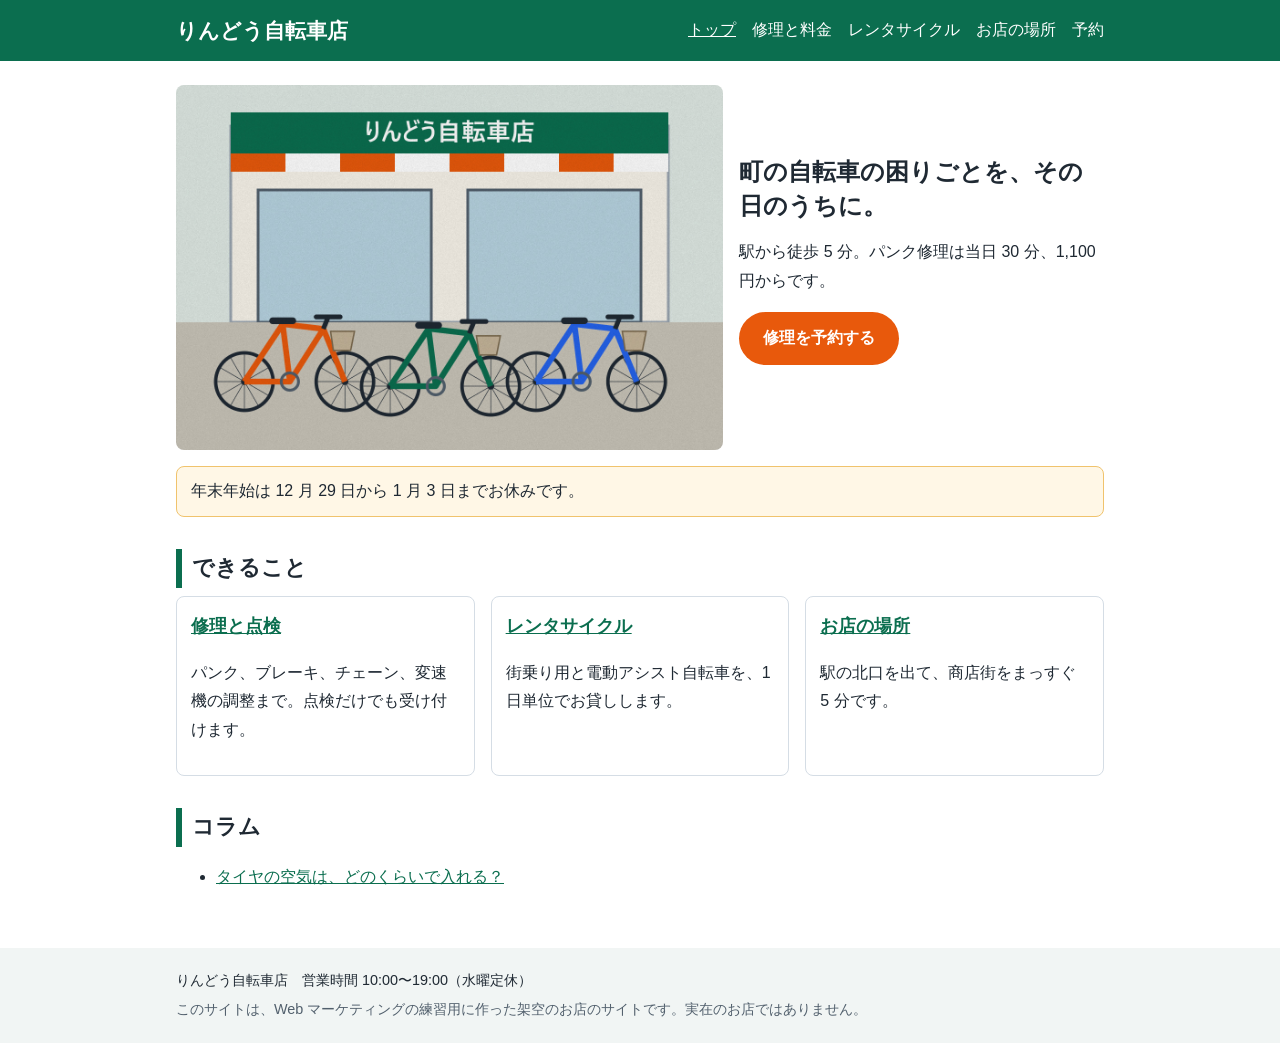
<file: index.html>
<!DOCTYPE html>
<html lang="ja">
<head>
<meta charset="UTF-8">
<meta name="viewport" content="width=device-width, initial-scale=1">
<title>ホーム</title>
<link rel="stylesheet" href="css/style.css">
<link rel="icon" href="favicon.png">
</head>
<body>
<header class="site-header">
<div class="inner">
<a class="logo" href="index.html">りんどう自転車店</a>
<nav>
<ul>
<li><a href="index.html" aria-current="page">トップ</a></li>
<li><a href="service.html">修理と料金</a></li>
<li><a href="rental.html">レンタサイクル</a></li>
<li><a href="access.html">お店の場所</a></li>
<li><a href="reserve.html">予約</a></li>
</ul>
</nav>
</div>
</header>
<main class="inner">
<section class="hero">
<img src="images/hero.jpg" loading="lazy">
<div class="hero-text">
<h1 class="lead">町の自転車の困りごとを、その日のうちに。</h1>
<p>駅から徒歩 5 分。パンク修理は当日 30 分、1,100 円からです。</p>
<p><a class="btn" href="reserve.html">修理を予約する</a></p>
</div>
</section>
<p class="notice">年末年始は 12 月 29 日から 1 月 3 日までお休みです。</p>
<section>
<h2>できること</h2>
<div class="cards">
<div class="card">
<h3><a href="service.html">修理と点検</a></h3>
<p>パンク、ブレーキ、チェーン、変速機の調整まで。点検だけでも受け付けます。</p>
</div>
<div class="card">
<h3><a href="rental.html">レンタサイクル</a></h3>
<p>街乗り用と電動アシスト自転車を、1 日単位でお貸しします。</p>
</div>
<div class="card">
<h3><a href="access.html">お店の場所</a></h3>
<p>駅の北口を出て、商店街をまっすぐ 5 分です。</p>
</div>
</div>
</section>
<section>
<h2>コラム</h2>
<ul class="list">
<li><a href="column-tire.html">タイヤの空気は、どのくらいで入れる？</a></li>
</ul>
</section>
</main>
<footer class="site-footer">
<div class="inner">
<p>りんどう自転車店　営業時間 10:00〜19:00（水曜定休）</p>
<p class="practice">このサイトは、Web マーケティングの練習用に作った架空のお店のサイトです。実在のお店ではありません。</p>
</div>
</footer>
</body>
</html>
</file>
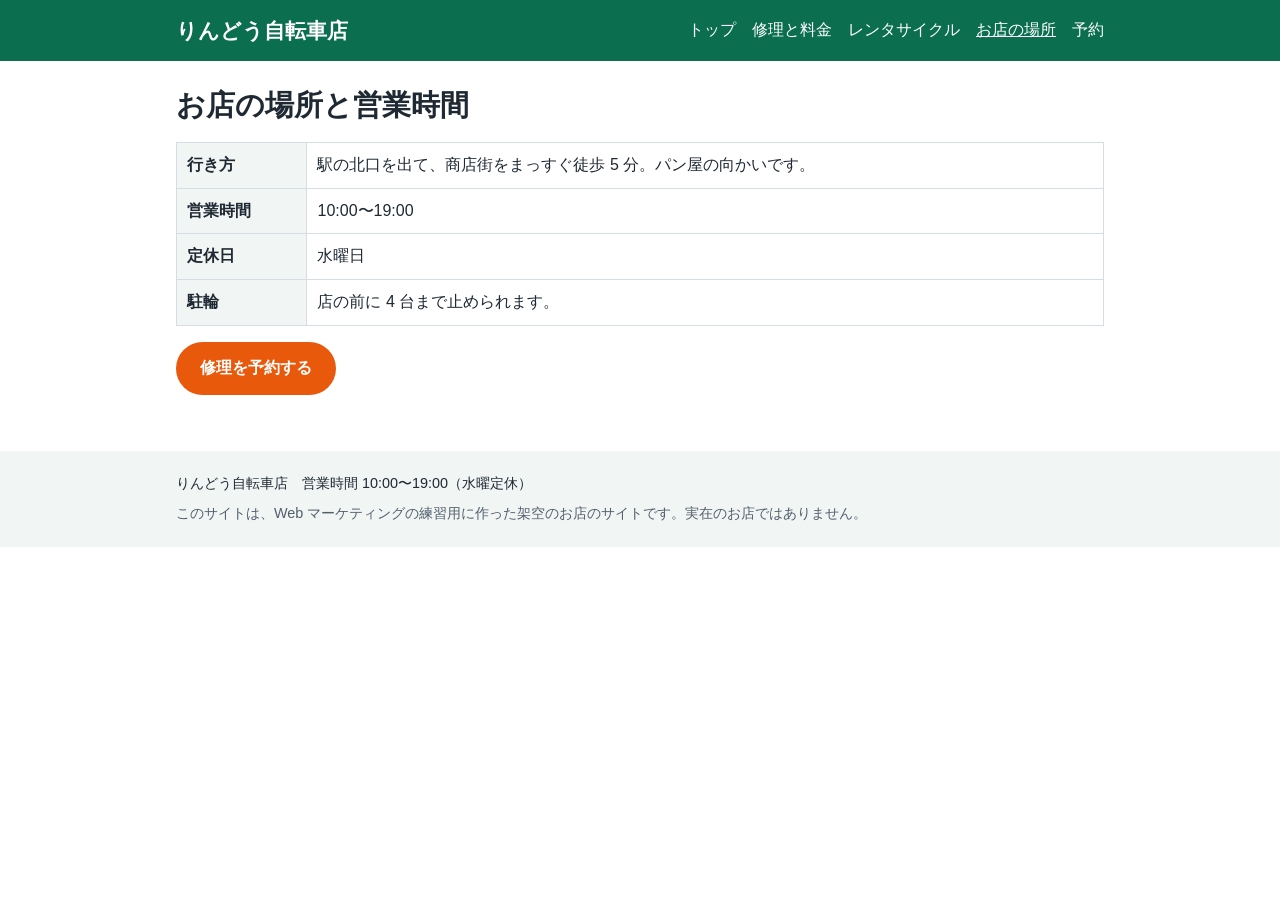
<file: access.html>
<!DOCTYPE html>
<html lang="ja">
<head>
<meta charset="UTF-8">
<meta name="viewport" content="width=device-width, initial-scale=1">
<title>お店の場所と営業時間｜りんどう自転車店</title>
<meta name="description" content="りんどう自転車店は、駅の北口から商店街をまっすぐ徒歩 5 分。営業時間は 10:00〜19:00、水曜定休です。">
<link rel="stylesheet" href="css/style.css">
<link rel="icon" href="favicon.png">
</head>
<body>
<header class="site-header">
<div class="inner">
<a class="logo" href="index.html">りんどう自転車店</a>
<nav>
<ul>
<li><a href="index.html">トップ</a></li>
<li><a href="service.html">修理と料金</a></li>
<li><a href="rental.html">レンタサイクル</a></li>
<li><a href="access.html" aria-current="page">お店の場所</a></li>
<li><a href="reserve.html">予約</a></li>
</ul>
</nav>
</div>
</header>
<main class="inner">
<h1 class="page-title">お店の場所と営業時間</h1>
<table>
<tr><th>行き方</th><td>駅の北口を出て、商店街をまっすぐ徒歩 5 分。パン屋の向かいです。</td></tr>
<tr><th>営業時間</th><td>10:00〜19:00</td></tr>
<tr><th>定休日</th><td>水曜日</td></tr>
<tr><th>駐輪</th><td>店の前に 4 台まで止められます。</td></tr>
</table>
<p><a class="btn" href="reserve.html">修理を予約する</a></p>
</main>
<footer class="site-footer">
<div class="inner">
<p>りんどう自転車店　営業時間 10:00〜19:00（水曜定休）</p>
<p class="practice">このサイトは、Web マーケティングの練習用に作った架空のお店のサイトです。実在のお店ではありません。</p>
</div>
</footer>
</body>
</html>
</file>
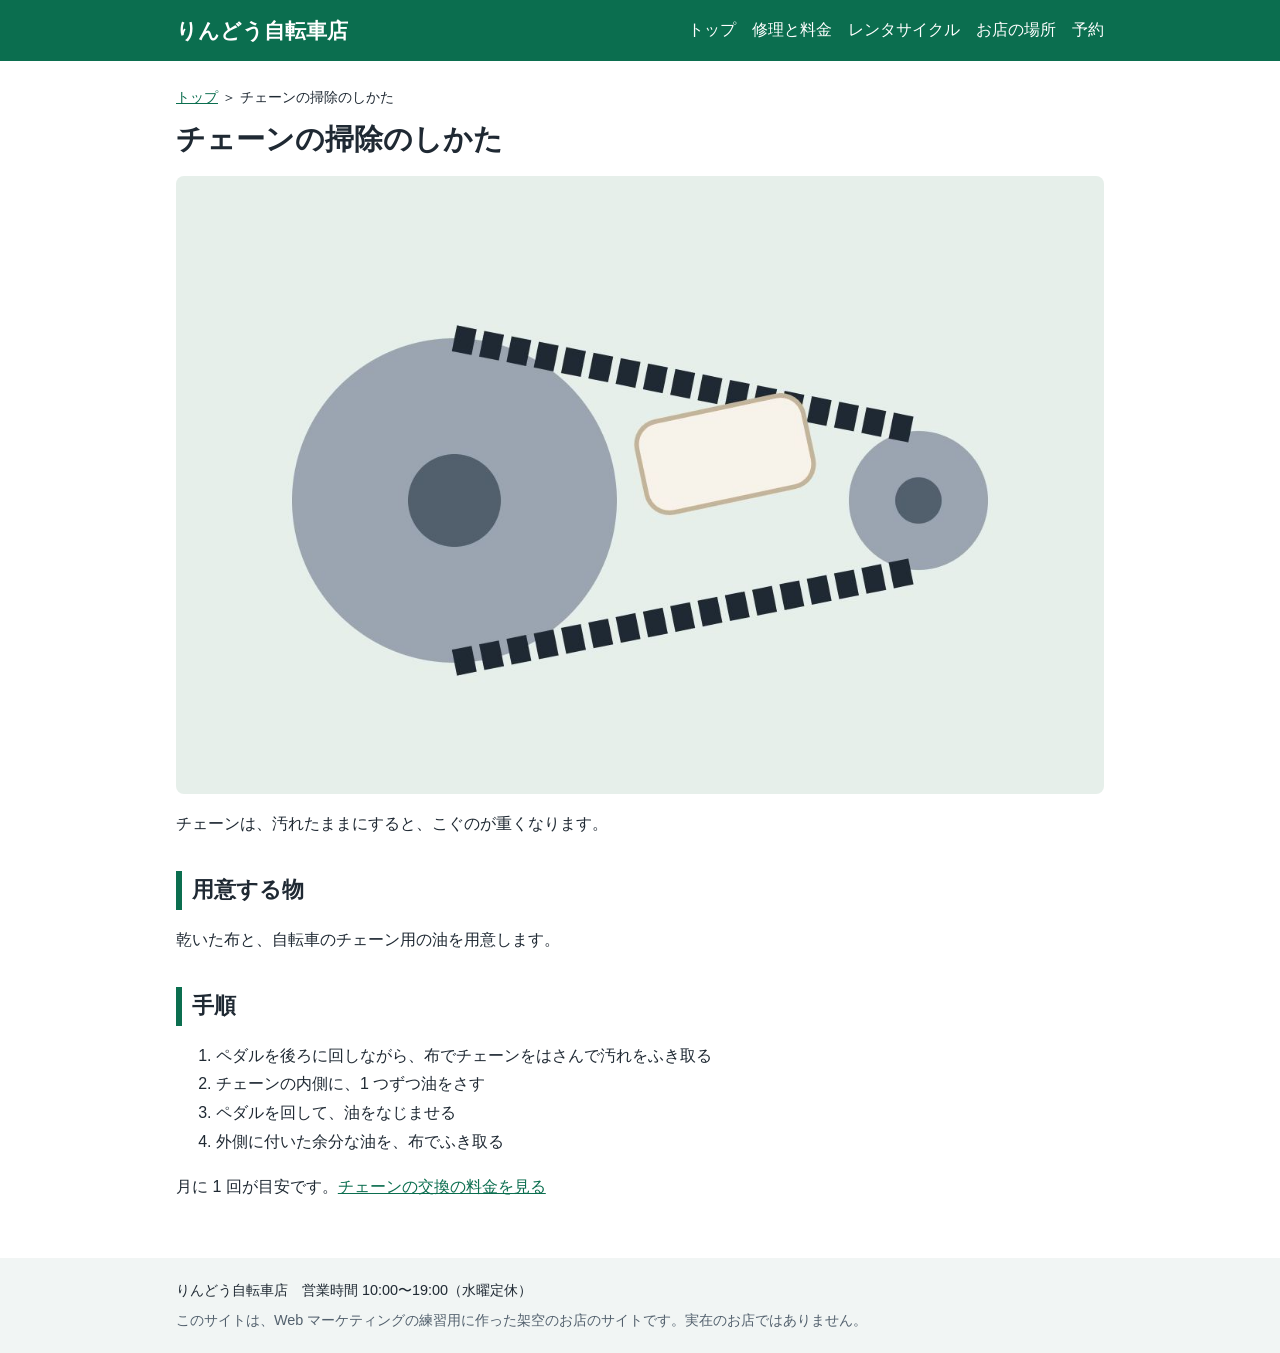
<file: column-chain.html>
<!DOCTYPE html>
<html lang="ja">
<head>
<meta charset="UTF-8">
<meta name="viewport" content="width=device-width, initial-scale=1">
<title>チェーンの掃除のしかた｜りんどう自転車店</title>
<meta name="description" content="自転車のチェーンの汚れを落として、油をさす手順です。用意する物は、布と自転車用の油だけです。">
<link rel="stylesheet" href="css/style.css">
<link rel="icon" href="favicon.png">
</head>
<body>
<header class="site-header">
<div class="inner">
<a class="logo" href="index.html">りんどう自転車店</a>
<nav>
<ul>
<li><a href="index.html">トップ</a></li>
<li><a href="service.html">修理と料金</a></li>
<li><a href="rental.html">レンタサイクル</a></li>
<li><a href="access.html">お店の場所</a></li>
<li><a href="reserve.html">予約</a></li>
</ul>
</nav>
</div>
</header>
<main class="inner">
<p class="breadcrumb"><a href="index.html">トップ</a> ＞ チェーンの掃除のしかた</p>
<h1>チェーンの掃除のしかた</h1>
<img src="images/column-chain.jpg" alt="布でチェーンの汚れをふき取っているところ" width="1200" height="800" loading="lazy">
<p>チェーンは、汚れたままにすると、こぐのが重くなります。</p>
<h2>用意する物</h2>
<p>乾いた布と、自転車のチェーン用の油を用意します。</p>
<h2>手順</h2>
<ol>
<li>ペダルを後ろに回しながら、布でチェーンをはさんで汚れをふき取る</li>
<li>チェーンの内側に、1 つずつ油をさす</li>
<li>ペダルを回して、油をなじませる</li>
<li>外側に付いた余分な油を、布でふき取る</li>
</ol>
<p>月に 1 回が目安です。<a href="service.html">チェーンの交換の料金を見る</a></p>
</main>
<footer class="site-footer">
<div class="inner">
<p>りんどう自転車店　営業時間 10:00〜19:00（水曜定休）</p>
<p class="practice">このサイトは、Web マーケティングの練習用に作った架空のお店のサイトです。実在のお店ではありません。</p>
</div>
</footer>
</body>
</html>
</file>
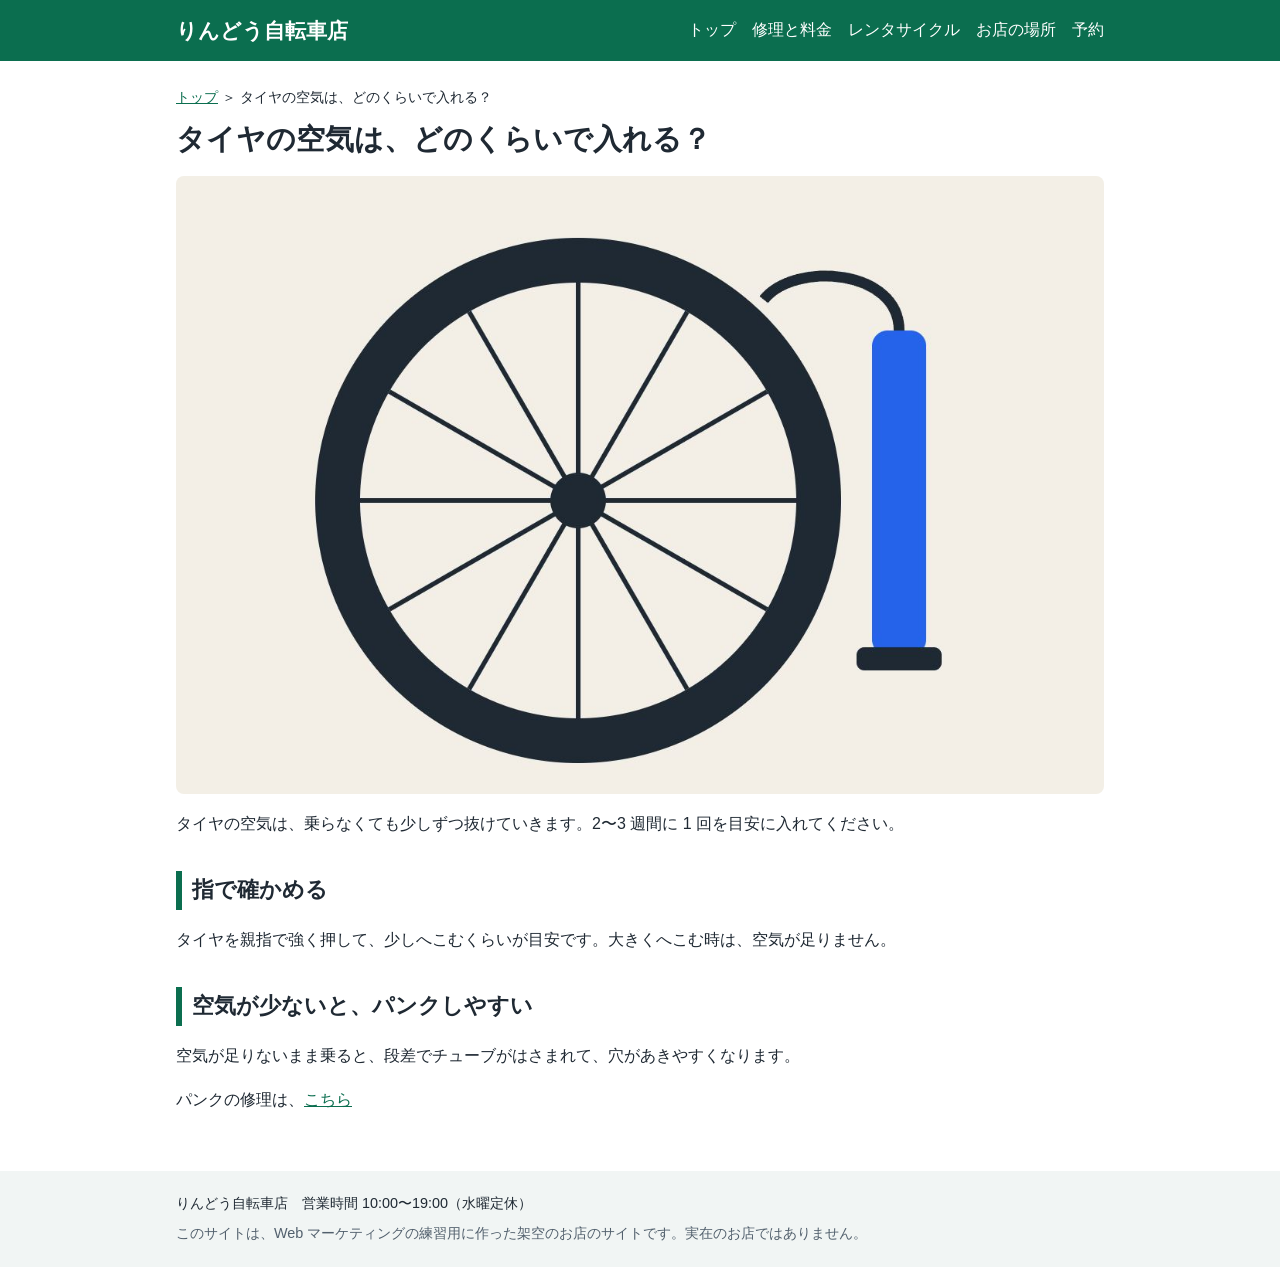
<file: column-tire.html>
<!DOCTYPE html>
<html lang="ja">
<head>
<meta charset="UTF-8">
<meta name="viewport" content="width=device-width, initial-scale=1">
<title>タイヤの空気は、どのくらいで入れる？｜りんどう自転車店</title>
<meta name="description" content="自転車のタイヤの空気は、少しずつ抜けていきます。入れる間隔の目安と、指で確かめる方法を説明します。">
<link rel="stylesheet" href="css/style.css">
<link rel="icon" href="favicon.png">
</head>
<body>
<header class="site-header">
<div class="inner">
<a class="logo" href="index.html">りんどう自転車店</a>
<nav>
<ul>
<li><a href="index.html">トップ</a></li>
<li><a href="service.html">修理と料金</a></li>
<li><a href="rental.html">レンタサイクル</a></li>
<li><a href="access.html">お店の場所</a></li>
<li><a href="reserve.html">予約</a></li>
</ul>
</nav>
</div>
</header>
<main class="inner">
<p class="breadcrumb"><a href="index.html">トップ</a> ＞ タイヤの空気は、どのくらいで入れる？</p>
<h1>タイヤの空気は、どのくらいで入れる？</h1>
<img src="images/column-tire.jpg" alt="空気入れをタイヤのバルブにつないでいるところ" width="1200" height="800" loading="lazy">
<p>タイヤの空気は、乗らなくても少しずつ抜けていきます。2〜3 週間に 1 回を目安に入れてください。</p>
<h2>指で確かめる</h2>
<p>タイヤを親指で強く押して、少しへこむくらいが目安です。大きくへこむ時は、空気が足りません。</p>
<h2>空気が少ないと、パンクしやすい</h2>
<p>空気が足りないまま乗ると、段差でチューブがはさまれて、穴があきやすくなります。</p>
<p>パンクの修理は、<a href="service.html">こちら</a></p>
</main>
<footer class="site-footer">
<div class="inner">
<p>りんどう自転車店　営業時間 10:00〜19:00（水曜定休）</p>
<p class="practice">このサイトは、Web マーケティングの練習用に作った架空のお店のサイトです。実在のお店ではありません。</p>
</div>
</footer>
</body>
</html>
</file>
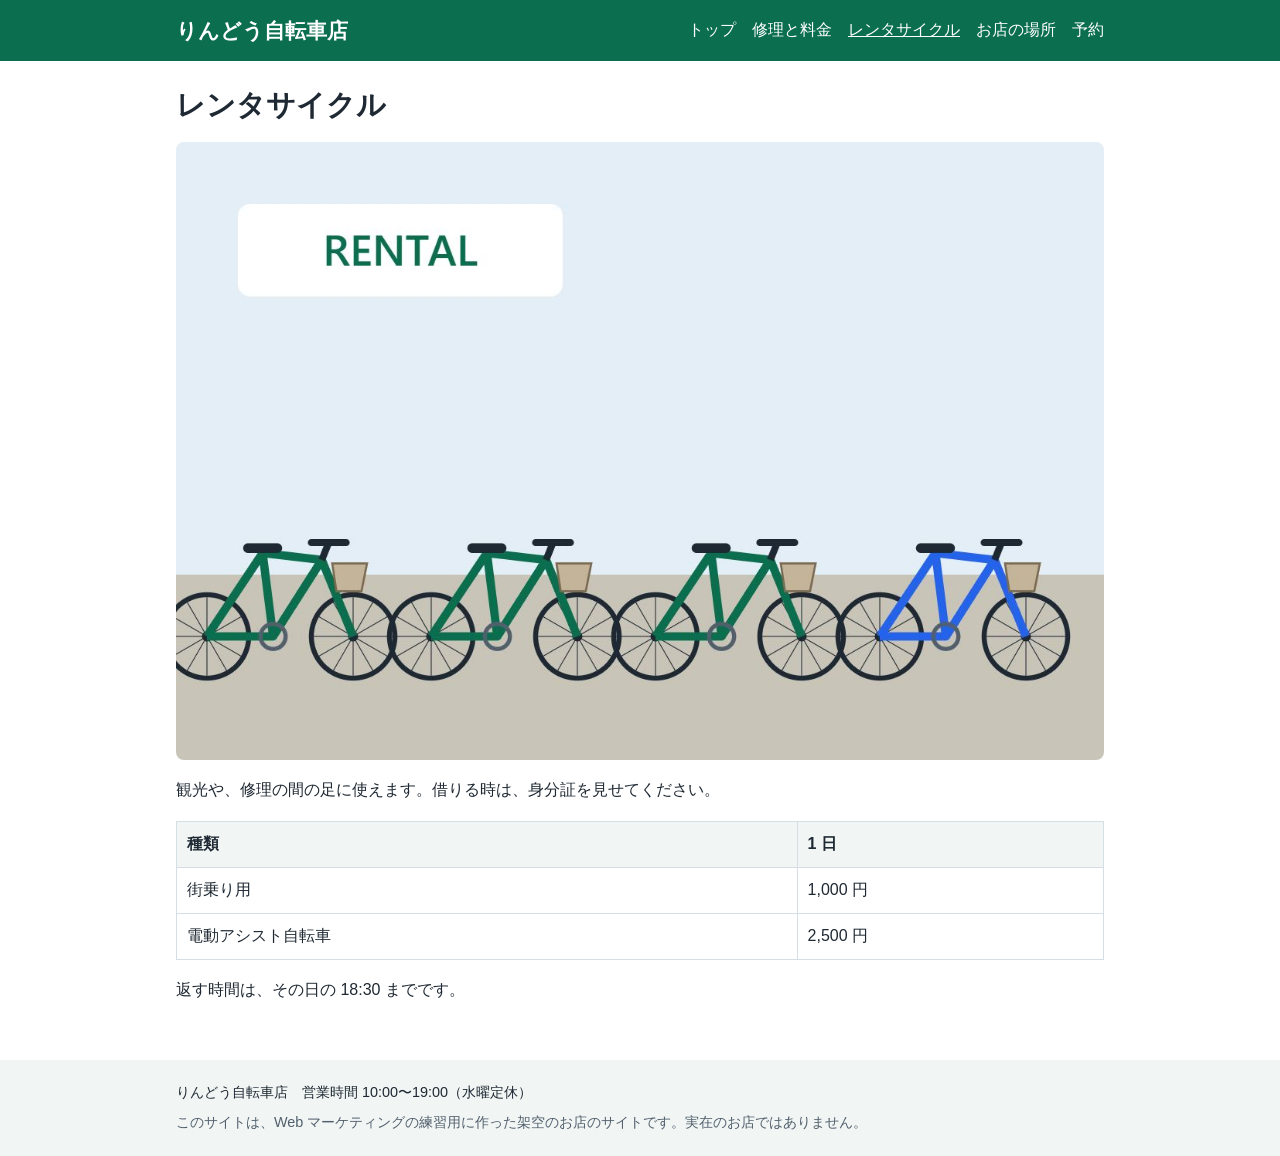
<file: rental.html>
<!DOCTYPE html>
<html lang="ja">
<head>
<meta charset="UTF-8">
<meta name="viewport" content="width=device-width, initial-scale=1">
<title>レンタサイクル｜りんどう自転車店</title>
<meta name="description" content="街乗り用の自転車と電動アシスト自転車を、1 日単位でお貸しします。">
<link rel="stylesheet" href="css/style.css">
<link rel="icon" href="favicon.png">
</head>
<body>
<header class="site-header">
<div class="inner">
<a class="logo" href="index.html">りんどう自転車店</a>
<nav>
<ul>
<li><a href="index.html">トップ</a></li>
<li><a href="service.html">修理と料金</a></li>
<li><a href="rental.html" aria-current="page">レンタサイクル</a></li>
<li><a href="access.html">お店の場所</a></li>
<li><a href="reserve.html">予約</a></li>
</ul>
</nav>
</div>
</header>
<main class="inner">
<h1 class="page-title">レンタサイクル</h1>
<img src="images/rental.jpg" alt="貸し出し用に並んだ街乗り用の自転車" width="1200" height="800" loading="lazy">
<p>観光や、修理の間の足に使えます。借りる時は、身分証を見せてください。</p>
<table>
<tr><th>種類</th><th>1 日</th></tr>
<tr><td>街乗り用</td><td>1,000 円</td></tr>
<tr><td>電動アシスト自転車</td><td>2,500 円</td></tr>
</table>
<p>返す時間は、その日の 18:30 までです。</p>
</main>
<footer class="site-footer">
<div class="inner">
<p>りんどう自転車店　営業時間 10:00〜19:00（水曜定休）</p>
<p class="practice">このサイトは、Web マーケティングの練習用に作った架空のお店のサイトです。実在のお店ではありません。</p>
</div>
</footer>
</body>
</html>
</file>
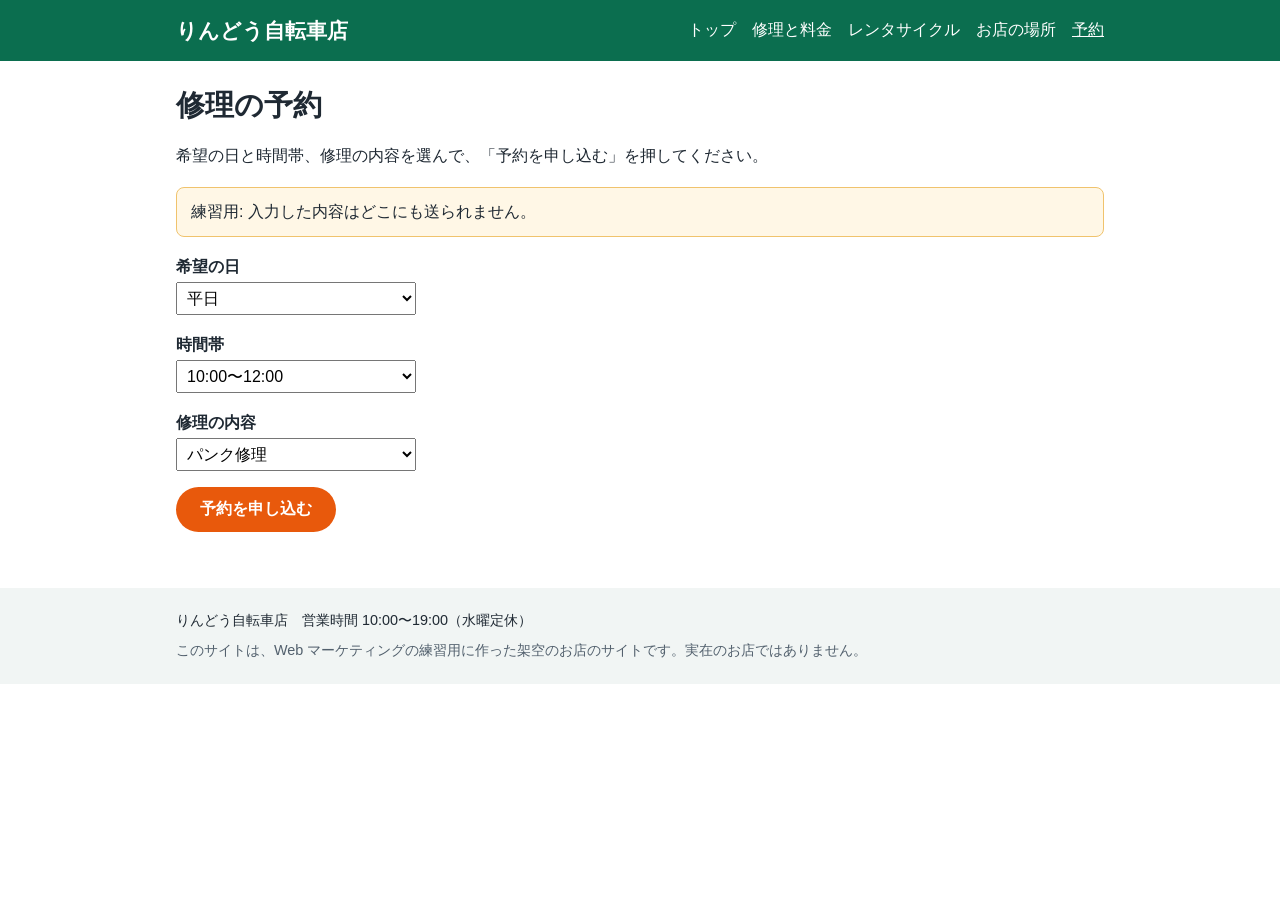
<file: reserve.html>
<!DOCTYPE html>
<html lang="ja">
<head>
<meta charset="UTF-8">
<meta name="viewport" content="width=device-width, initial-scale=1">
<title>修理の予約｜りんどう自転車店</title>
<meta name="description" content="りんどう自転車店の修理の予約のページです。希望の日と時間帯、修理の内容を選んでください。">
<link rel="stylesheet" href="css/style.css">
<link rel="icon" href="favicon.png">
</head>
<body>
<header class="site-header">
<div class="inner">
<a class="logo" href="index.html">りんどう自転車店</a>
<nav>
<ul>
<li><a href="index.html">トップ</a></li>
<li><a href="service.html">修理と料金</a></li>
<li><a href="rental.html">レンタサイクル</a></li>
<li><a href="access.html">お店の場所</a></li>
<li><a href="reserve.html" aria-current="page">予約</a></li>
</ul>
</nav>
</div>
</header>
<main class="inner">
<h1 class="page-title">修理の予約</h1>
<p>希望の日と時間帯、修理の内容を選んで、「予約を申し込む」を押してください。</p>
<p class="notice">練習用: 入力した内容はどこにも送られません。</p>
<form class="reserve" action="thanks.html" method="get">
<p><label for="day">希望の日</label>
<select id="day">
<option>平日</option>
<option>土曜日</option>
<option>日曜日・祝日</option>
</select></p>
<p><label for="time">時間帯</label>
<select id="time">
<option>10:00〜12:00</option>
<option>12:00〜15:00</option>
<option>15:00〜18:00</option>
</select></p>
<p><label for="menu">修理の内容</label>
<select id="menu">
<option>パンク修理</option>
<option>ブレーキの調整</option>
<option>チェーンの交換</option>
<option>点検</option>
</select></p>
<p><button type="submit" class="btn">予約を申し込む</button></p>
</form>
</main>
<footer class="site-footer">
<div class="inner">
<p>りんどう自転車店　営業時間 10:00〜19:00（水曜定休）</p>
<p class="practice">このサイトは、Web マーケティングの練習用に作った架空のお店のサイトです。実在のお店ではありません。</p>
</div>
</footer>
</body>
</html>
</file>
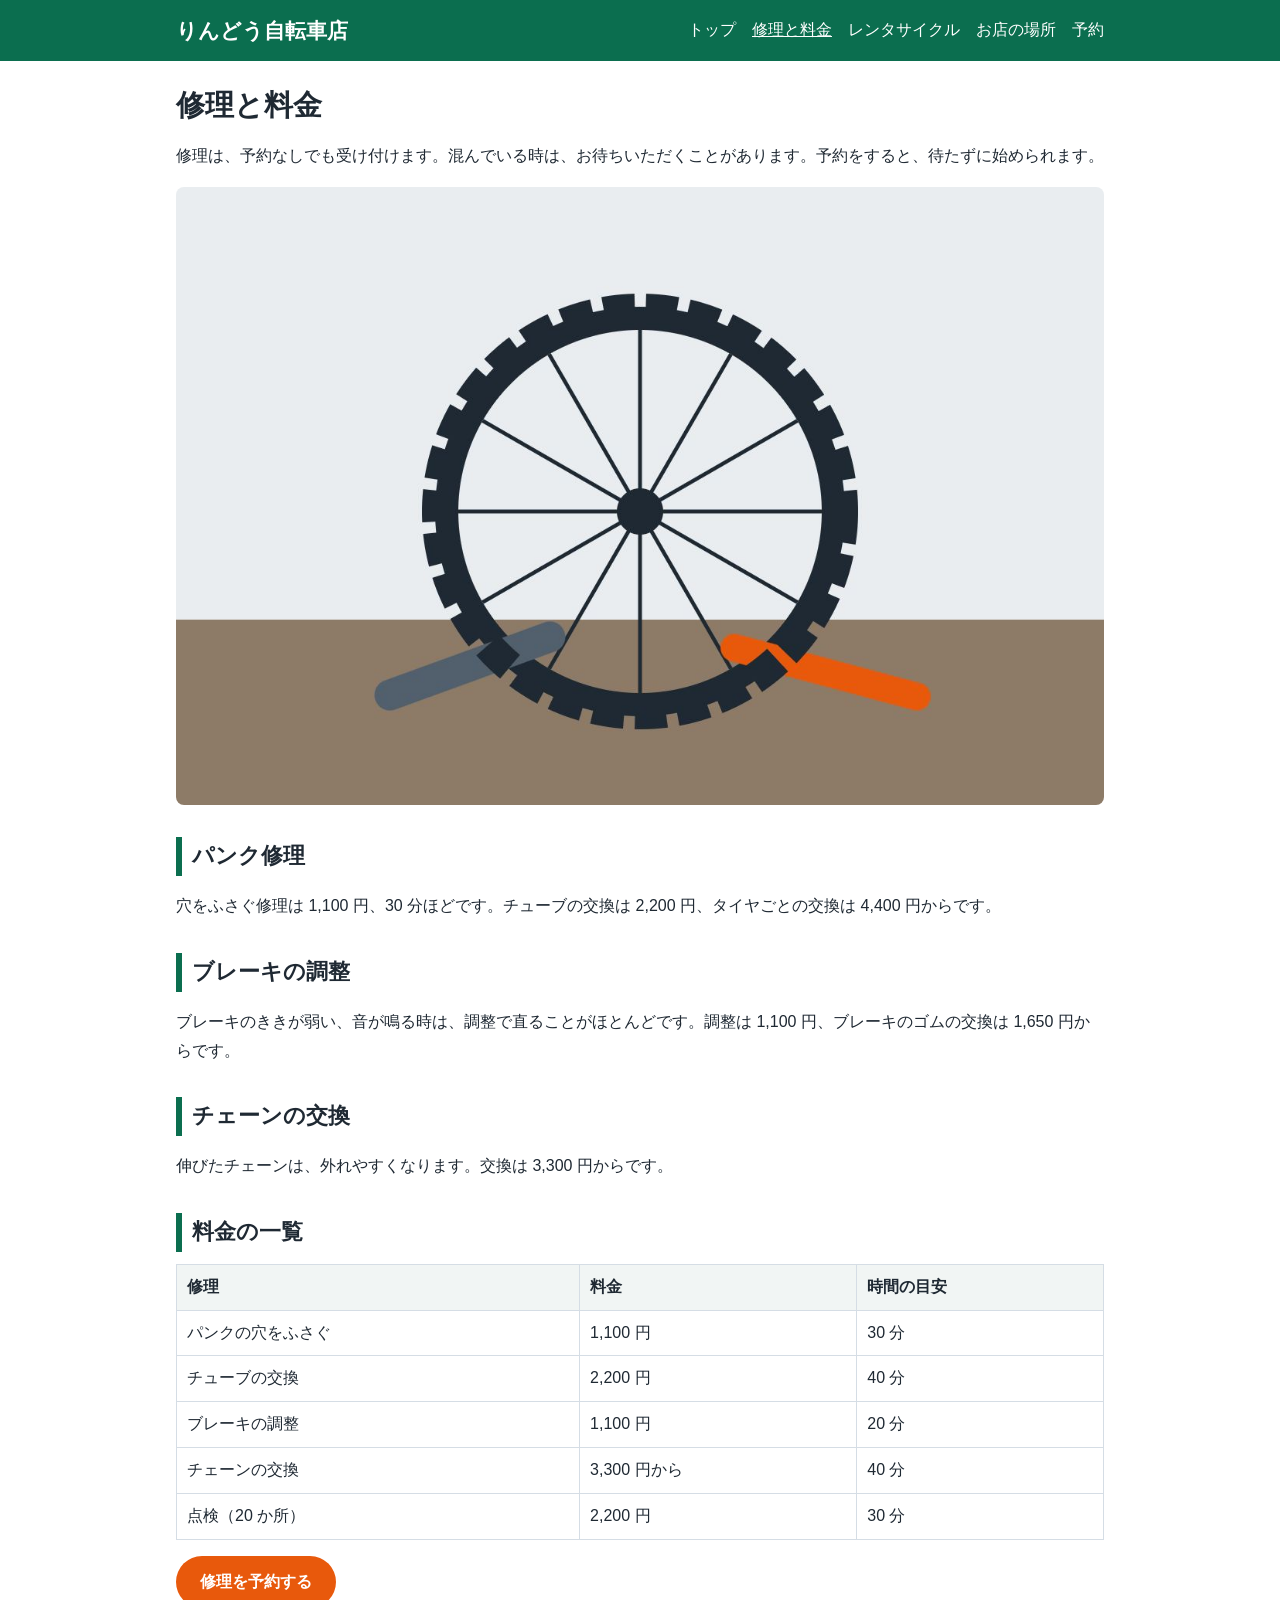
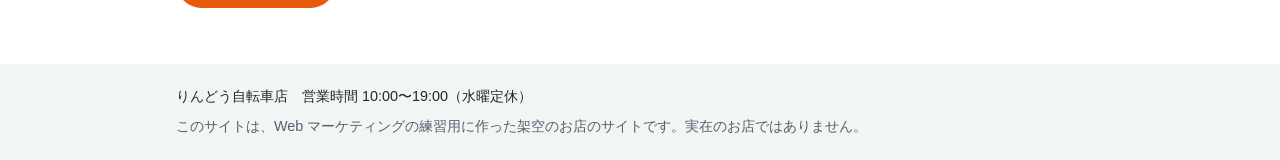
<file: service.html>
<!DOCTYPE html>
<html lang="ja">
<head>
<meta charset="UTF-8">
<meta name="viewport" content="width=device-width, initial-scale=1">
<title>サービス</title>
<link rel="stylesheet" href="css/style.css">
<link rel="icon" href="favicon.png">
</head>
<body>
<header class="site-header">
<div class="inner">
<a class="logo" href="index.html">りんどう自転車店</a>
<nav>
<ul>
<li><a href="index.html">トップ</a></li>
<li><a href="service.html" aria-current="page">修理と料金</a></li>
<li><a href="rental.html">レンタサイクル</a></li>
<li><a href="access.html">お店の場所</a></li>
<li><a href="reserve.html">予約</a></li>
</ul>
</nav>
</div>
</header>
<main class="inner">
<p class="page-title">修理と料金</p>
<p>修理は、予約なしでも受け付けます。混んでいる時は、お待ちいただくことがあります。予約をすると、待たずに始められます。</p>
<img src="images/service.jpg" alt="自転車 修理 パンク 自転車修理 パンク修理 自転車店" width="1200" height="800">
<h2>パンク修理</h2>
<p>穴をふさぐ修理は 1,100 円、30 分ほどです。チューブの交換は 2,200 円、タイヤごとの交換は 4,400 円からです。</p>
<h2>ブレーキの調整</h2>
<p>ブレーキのききが弱い、音が鳴る時は、調整で直ることがほとんどです。調整は 1,100 円、ブレーキのゴムの交換は 1,650 円からです。</p>
<h2>チェーンの交換</h2>
<p>伸びたチェーンは、外れやすくなります。交換は 3,300 円からです。</p>
<h2>料金の一覧</h2>
<table>
<tr><th>修理</th><th>料金</th><th>時間の目安</th></tr>
<tr><td>パンクの穴をふさぐ</td><td>1,100 円</td><td>30 分</td></tr>
<tr><td>チューブの交換</td><td>2,200 円</td><td>40 分</td></tr>
<tr><td>ブレーキの調整</td><td>1,100 円</td><td>20 分</td></tr>
<tr><td>チェーンの交換</td><td>3,300 円から</td><td>40 分</td></tr>
<tr><td>点検（20 か所）</td><td>2,200 円</td><td>30 分</td></tr>
</table>
<p><a class="btn" href="reserve.html">修理を予約する</a></p>
</main>
<footer class="site-footer">
<div class="inner">
<p>りんどう自転車店　営業時間 10:00〜19:00（水曜定休）</p>
<p class="practice">このサイトは、Web マーケティングの練習用に作った架空のお店のサイトです。実在のお店ではありません。</p>
</div>
</footer>
</body>
</html>
</file>
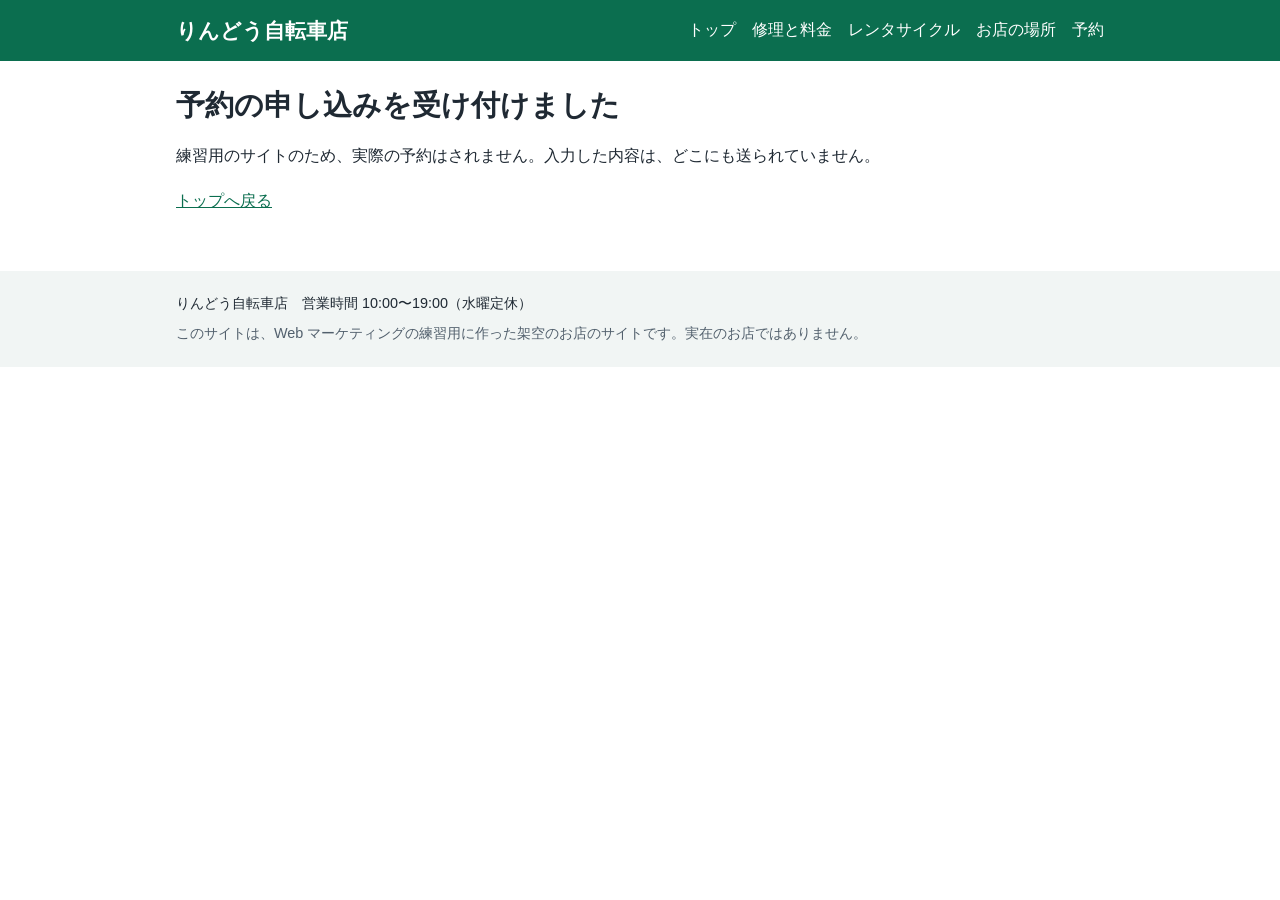
<file: thanks.html>
<!DOCTYPE html>
<html lang="ja">
<head>
<meta charset="UTF-8">
<meta name="viewport" content="width=device-width, initial-scale=1">
<title>予約の申し込みを受け付けました｜りんどう自転車店</title>
<meta name="robots" content="noindex">
<link rel="stylesheet" href="css/style.css">
<link rel="icon" href="favicon.png">
</head>
<body>
<header class="site-header">
<div class="inner">
<a class="logo" href="index.html">りんどう自転車店</a>
<nav>
<ul>
<li><a href="index.html">トップ</a></li>
<li><a href="service.html">修理と料金</a></li>
<li><a href="rental.html">レンタサイクル</a></li>
<li><a href="access.html">お店の場所</a></li>
<li><a href="reserve.html">予約</a></li>
</ul>
</nav>
</div>
</header>
<main class="inner">
<h1 class="page-title">予約の申し込みを受け付けました</h1>
<p>練習用のサイトのため、実際の予約はされません。入力した内容は、どこにも送られていません。</p>
<p><a href="index.html">トップへ戻る</a></p>
</main>
<footer class="site-footer">
<div class="inner">
<p>りんどう自転車店　営業時間 10:00〜19:00（水曜定休）</p>
<p class="practice">このサイトは、Web マーケティングの練習用に作った架空のお店のサイトです。実在のお店ではありません。</p>
</div>
</footer>
</body>
</html>
</file>
<file: css/style.css>
*{box-sizing:border-box}
body{margin:0;font-family:"Hiragino Sans","Noto Sans JP","Yu Gothic UI","Meiryo",sans-serif;color:#1f2933;line-height:1.8;background:#fff}
a{color:#0b6e4f}
img{max-width:100%;height:auto;display:block;border-radius:8px}
.inner{max-width:960px;margin:0 auto;padding:0 16px}
.site-header{background:#0b6e4f;color:#fff}
.site-header .inner{display:flex;flex-wrap:wrap;align-items:center;justify-content:space-between;gap:8px;padding-top:12px;padding-bottom:12px}
.logo{color:#fff;font-weight:700;font-size:1.3rem;text-decoration:none}
.site-header ul{display:flex;flex-wrap:wrap;gap:4px 16px;list-style:none;margin:0;padding:0}
.site-header nav a{color:#fff;text-decoration:none}
.site-header nav a[aria-current]{text-decoration:underline}
main.inner{padding-top:24px;padding-bottom:40px}
h1,.page-title{font-size:1.8rem;line-height:1.4;margin:0 0 16px;font-weight:700}
h2{font-size:1.35rem;margin:32px 0 8px;border-left:6px solid #0b6e4f;padding-left:10px}
h3{font-size:1.1rem;margin:0 0 4px}
.hero{display:grid;gap:16px}
.hero-text .lead{font-size:1.5rem;font-weight:700;margin:0 0 8px}
.notice{background:#fff7e6;border:1px solid #f0c36d;border-radius:8px;padding:10px 14px}
.cards{display:grid;gap:16px}
.card{border:1px solid #d5dde5;border-radius:8px;padding:14px}
.btn{display:inline-block;background:#e8590c;color:#fff;text-decoration:none;font-weight:700;padding:12px 24px;border-radius:999px;border:0;font-size:1rem;cursor:pointer;font-family:inherit}
.btn:hover{background:#c94a06}
table{border-collapse:collapse;width:100%;margin:12px 0}
th,td{border:1px solid #d5dde5;padding:8px 10px;text-align:left;vertical-align:top}
th{background:#f1f5f4}
.breadcrumb{font-size:.9rem;margin:0 0 8px}
.author{color:#52606d;font-size:.95rem}
.reserve label{display:block;font-weight:700}
.reserve select{font-size:1rem;padding:6px;min-width:240px;max-width:100%}
.site-footer{background:#f1f5f4;font-size:.9rem;padding:16px 0}
.site-footer p{margin:4px 0}
.practice{color:#52606d}
@media (min-width:720px){.hero{grid-template-columns:3fr 2fr;align-items:center}.cards{grid-template-columns:repeat(3,1fr)}}
</file>
